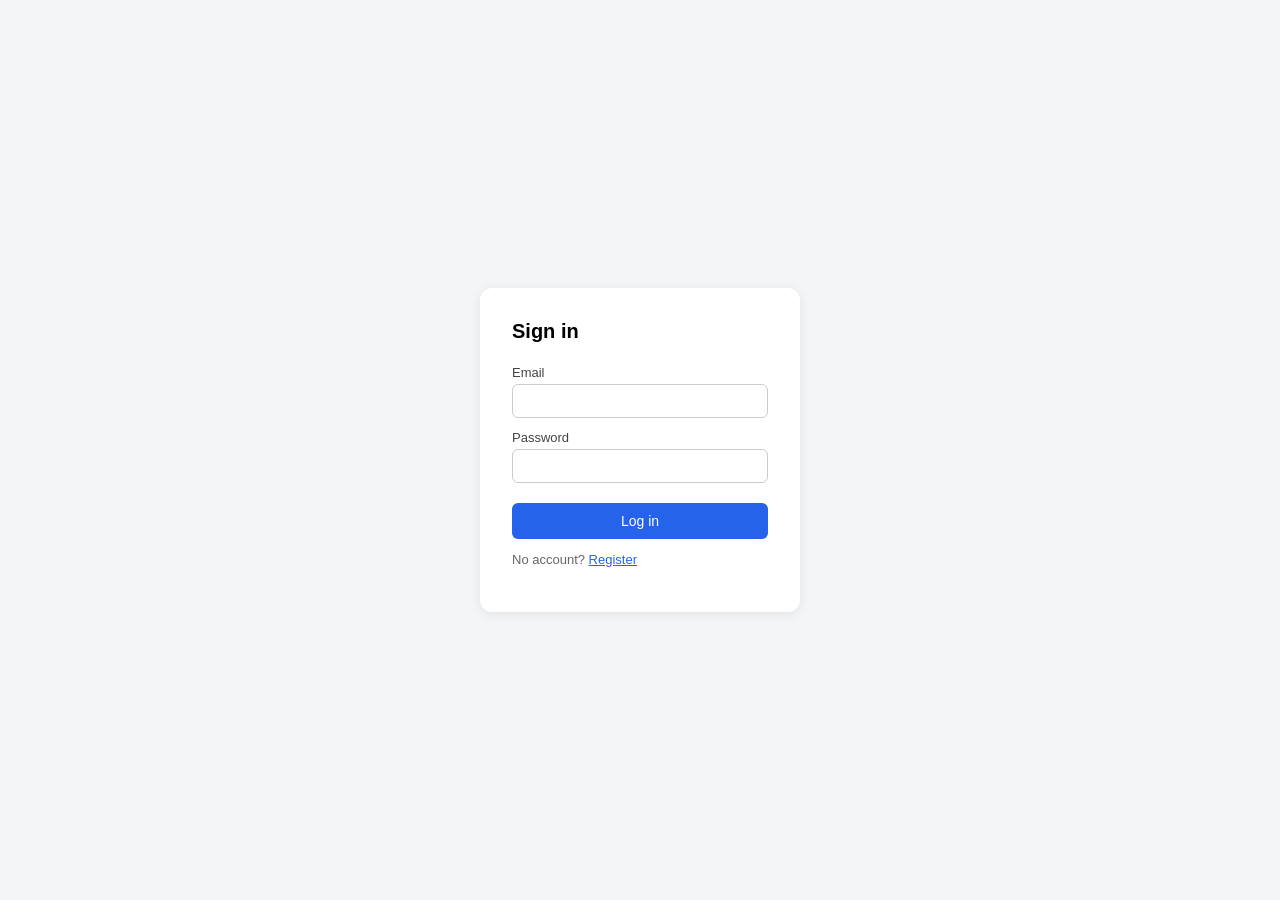
<file: frontend/index.html>
<!DOCTYPE html>
<html lang="en">
<head>
<meta charset="UTF-8" />
<title>QA Session Demo — Login</title>
<link rel="stylesheet" href="style.css" />
</head>
<body>
  <div class="card">
    <h1>Sign in</h1>
    <form id="login-form">
      <label for="email">Email</label>
      <input type="email" id="email" name="email" required />

      <label for="password">Password</label>
      <input type="password" id="password" name="password" required />

      <button type="submit">Log in</button>
    </form>
    <p id="error-message" class="error"></p>
    <p class="hint">No account? <a href="register.html">Register</a></p>
  </div>
  <script src="app.js"></script>
  <script>
    document.getElementById("login-form").addEventListener("submit", async (e) => {
      e.preventDefault();
      const email = document.getElementById("email").value;
      const password = document.getElementById("password").value;
      const errorEl = document.getElementById("error-message");
      errorEl.textContent = "";

      try {
        const token = await login(email, password);
        localStorage.setItem("access_token", token);
        window.location.href = "profile.html";
      } catch (err) {
        errorEl.textContent = err.message;
      }
    });
  </script>
</body>
</html>
</file>
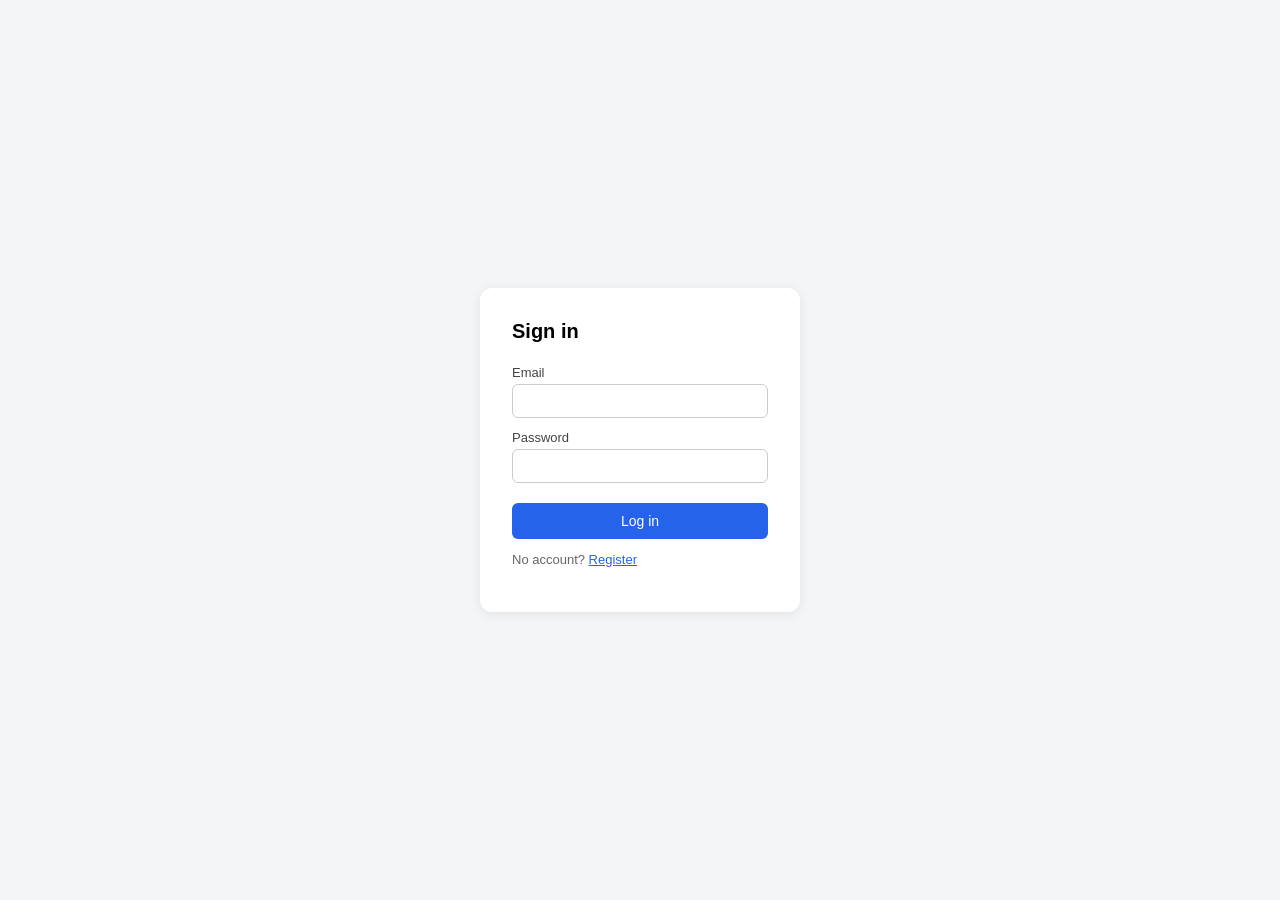
<file: frontend/change-password.html>
<!DOCTYPE html>
<html lang="en">
<head>
<meta charset="UTF-8" />
<title>QA Session Demo — Change password</title>
<link rel="stylesheet" href="style.css" />
</head>
<body>
  <div class="card">
    <h1>Change password</h1>
    <form id="change-password-form">
      <label for="current_password">Current password</label>
      <input type="password" id="current_password" name="current_password" required />

      <label for="new_password">New password</label>
      <input type="password" id="new_password" name="new_password" required minlength="6" />

      <button type="submit">Update password</button>
    </form>
    <p id="error-message" class="error"></p>
    <p id="success-message" class="success"></p>
    <p class="hint"><a href="profile.html">Back to profile</a></p>
  </div>
  <script src="app.js"></script>
  <script>
    const token = localStorage.getItem("access_token");
    if (!token) {
      window.location.href = "index.html";
    }

    document.getElementById("change-password-form").addEventListener("submit", async (e) => {
      e.preventDefault();
      const errorEl = document.getElementById("error-message");
      const successEl = document.getElementById("success-message");
      errorEl.textContent = "";
      successEl.textContent = "";

      try {
        await changePassword(token, {
          current_password: document.getElementById("current_password").value,
          new_password: document.getElementById("new_password").value,
        });
        successEl.textContent = "Password updated.";
        document.getElementById("change-password-form").reset();
      } catch (err) {
        errorEl.textContent = err.message;
      }
    });
  </script>
</body>
</html>
</file>
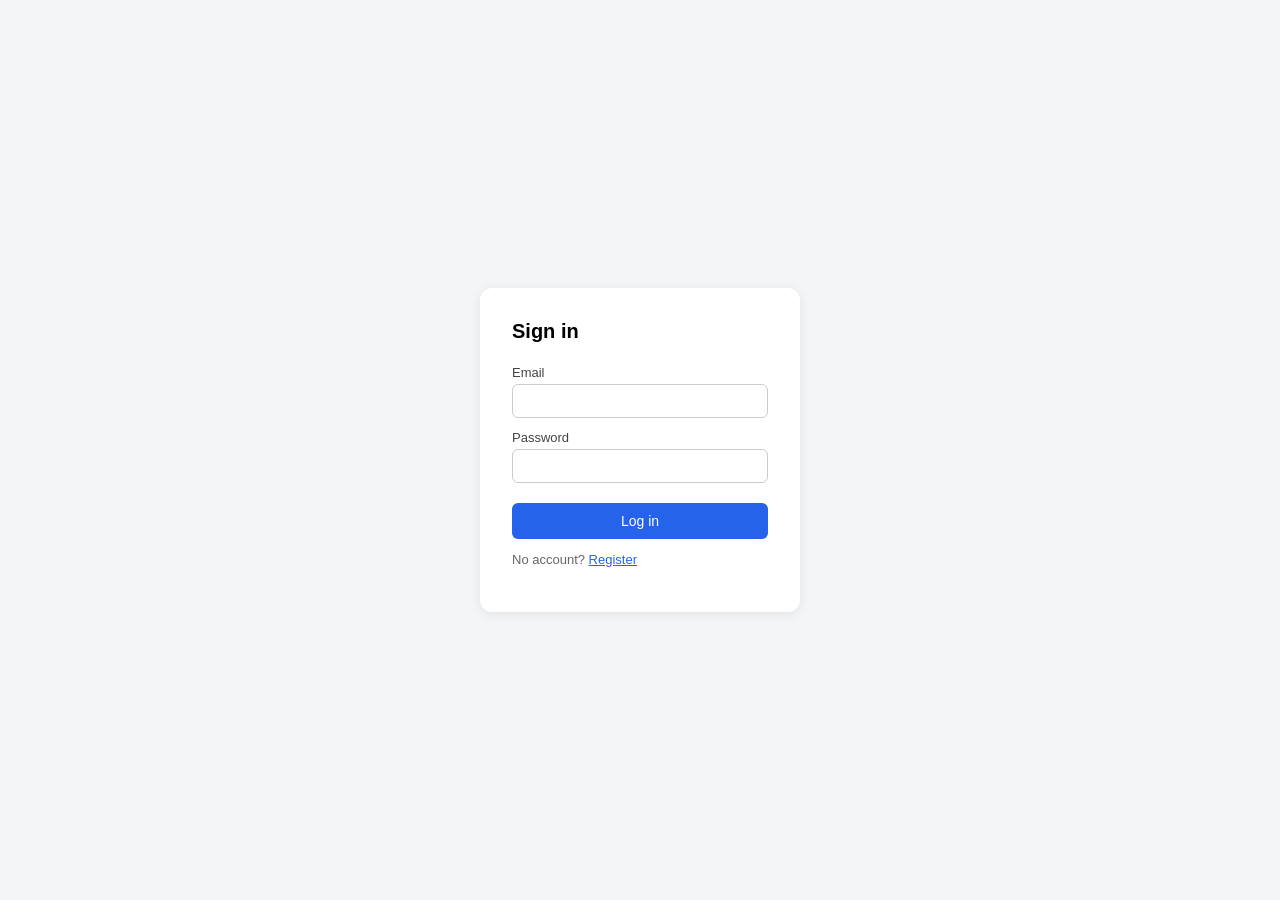
<file: frontend/profile.html>
<!DOCTYPE html>
<html lang="en">
<head>
<meta charset="UTF-8" />
<title>QA Session Demo — Profile</title>
<link rel="stylesheet" href="style.css" />
</head>
<body>
  <div class="card">
    <h1>Your profile</h1>
    <form id="profile-form">
      <label for="first_name">First name</label>
      <input type="text" id="first_name" name="first_name" required />

      <label for="last_name">Last name</label>
      <input type="text" id="last_name" name="last_name" />

      <label>Email</label>
      <input type="email" id="email" name="email" disabled />

      <button type="submit">Save changes</button>
    </form>
    <p id="error-message" class="error"></p>
    <p id="success-message" class="success"></p>
    <p class="hint"><a href="change-password.html">Change password</a></p>
    <button id="logout-btn" class="secondary">Log out</button>
  </div>
  <script src="app.js"></script>
  <script>
    const token = localStorage.getItem("access_token");
    if (!token) {
      window.location.href = "index.html";
    }

    async function loadProfile() {
      try {
        const profile = await getProfile(token);
        document.getElementById("first_name").value = profile.first_name;
        document.getElementById("last_name").value = profile.last_name || "";
        document.getElementById("email").value = profile.email;
      } catch (err) {
        localStorage.removeItem("access_token");
        window.location.href = "index.html";
      }
    }

    document.getElementById("profile-form").addEventListener("submit", async (e) => {
      e.preventDefault();
      const errorEl = document.getElementById("error-message");
      const successEl = document.getElementById("success-message");
      errorEl.textContent = "";
      successEl.textContent = "";

      try {
        await updateProfile(token, {
          first_name: document.getElementById("first_name").value,
          last_name: document.getElementById("last_name").value,
        });
        successEl.textContent = "Profile updated.";
      } catch (err) {
        errorEl.textContent = err.message;
      }
    });

    document.getElementById("logout-btn").addEventListener("click", () => {
      localStorage.removeItem("access_token");
      window.location.href = "index.html";
    });

    loadProfile();
  </script>
</body>
</html>
</file>
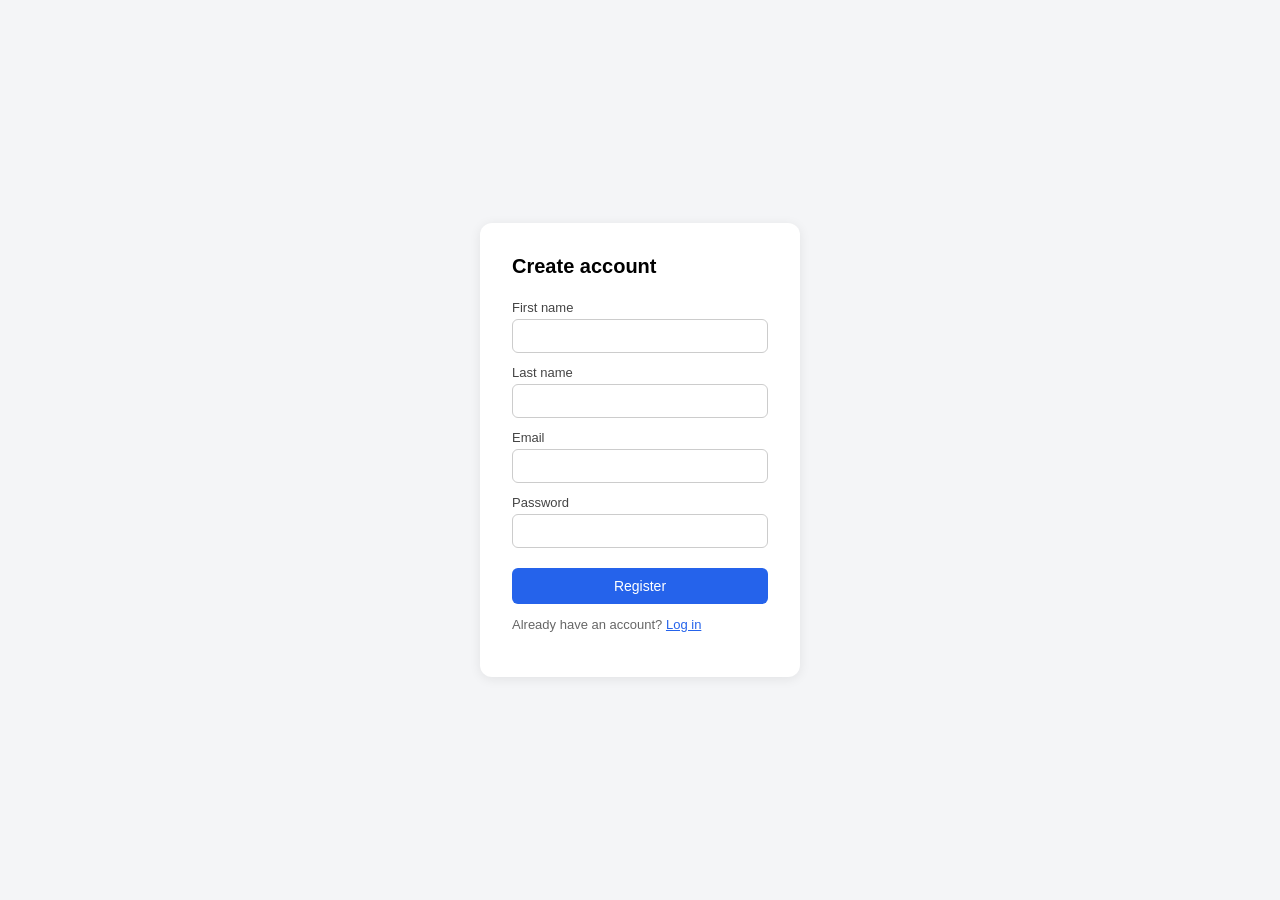
<file: frontend/register.html>
<!DOCTYPE html>
<html lang="en">
<head>
<meta charset="UTF-8" />
<title>QA Session Demo — Register</title>
<link rel="stylesheet" href="style.css" />
</head>
<body>
  <div class="card">
    <h1>Create account</h1>
    <form id="register-form">
      <label for="first_name">First name</label>
      <input type="text" id="first_name" name="first_name" required />

      <label for="last_name">Last name</label>
      <input type="text" id="last_name" name="last_name" />

      <label for="email">Email</label>
      <input type="email" id="email" name="email" required />

      <label for="password">Password</label>
      <input type="password" id="password" name="password" required minlength="6" />

      <button type="submit">Register</button>
    </form>
    <p id="error-message" class="error"></p>
    <p class="hint">Already have an account? <a href="index.html">Log in</a></p>
  </div>
  <script src="app.js"></script>
  <script>
    document.getElementById("register-form").addEventListener("submit", async (e) => {
      e.preventDefault();
      const payload = {
        first_name: document.getElementById("first_name").value,
        last_name: document.getElementById("last_name").value || null,
        email: document.getElementById("email").value,
        password: document.getElementById("password").value,
      };
      const errorEl = document.getElementById("error-message");
      errorEl.textContent = "";

      try {
        await register(payload);
        window.location.href = "index.html";
      } catch (err) {
        errorEl.textContent = err.message;
      }
    });
  </script>
</body>
</html>
</file>
<file: frontend/style.css>
* {
  box-sizing: border-box;
}

body {
  font-family: -apple-system, BlinkMacSystemFont, "Segoe UI", sans-serif;
  background: #f4f5f7;
  display: flex;
  align-items: center;
  justify-content: center;
  height: 100vh;
  margin: 0;
}

.card {
  background: #fff;
  padding: 32px;
  border-radius: 12px;
  box-shadow: 0 2px 12px rgba(0, 0, 0, 0.08);
  width: 320px;
}

h1 {
  margin-top: 0;
  font-size: 20px;
}

form {
  display: flex;
  flex-direction: column;
  gap: 4px;
}

label {
  font-size: 13px;
  color: #444;
  margin-top: 8px;
}

input {
  padding: 8px 10px;
  border: 1px solid #ccc;
  border-radius: 6px;
  font-size: 14px;
}

button {
  margin-top: 16px;
  padding: 10px;
  border: none;
  border-radius: 6px;
  background: #2563eb;
  color: #fff;
  font-size: 14px;
  cursor: pointer;
}

button.secondary {
  background: #e5e7eb;
  color: #111;
  margin-top: 10px;
}

.error {
  color: #dc2626;
  font-size: 13px;
}

.success {
  color: #16a34a;
  font-size: 13px;
}

.hint {
  font-size: 13px;
  color: #666;
}

.hint a {
  color: #2563eb;
}
</file>
